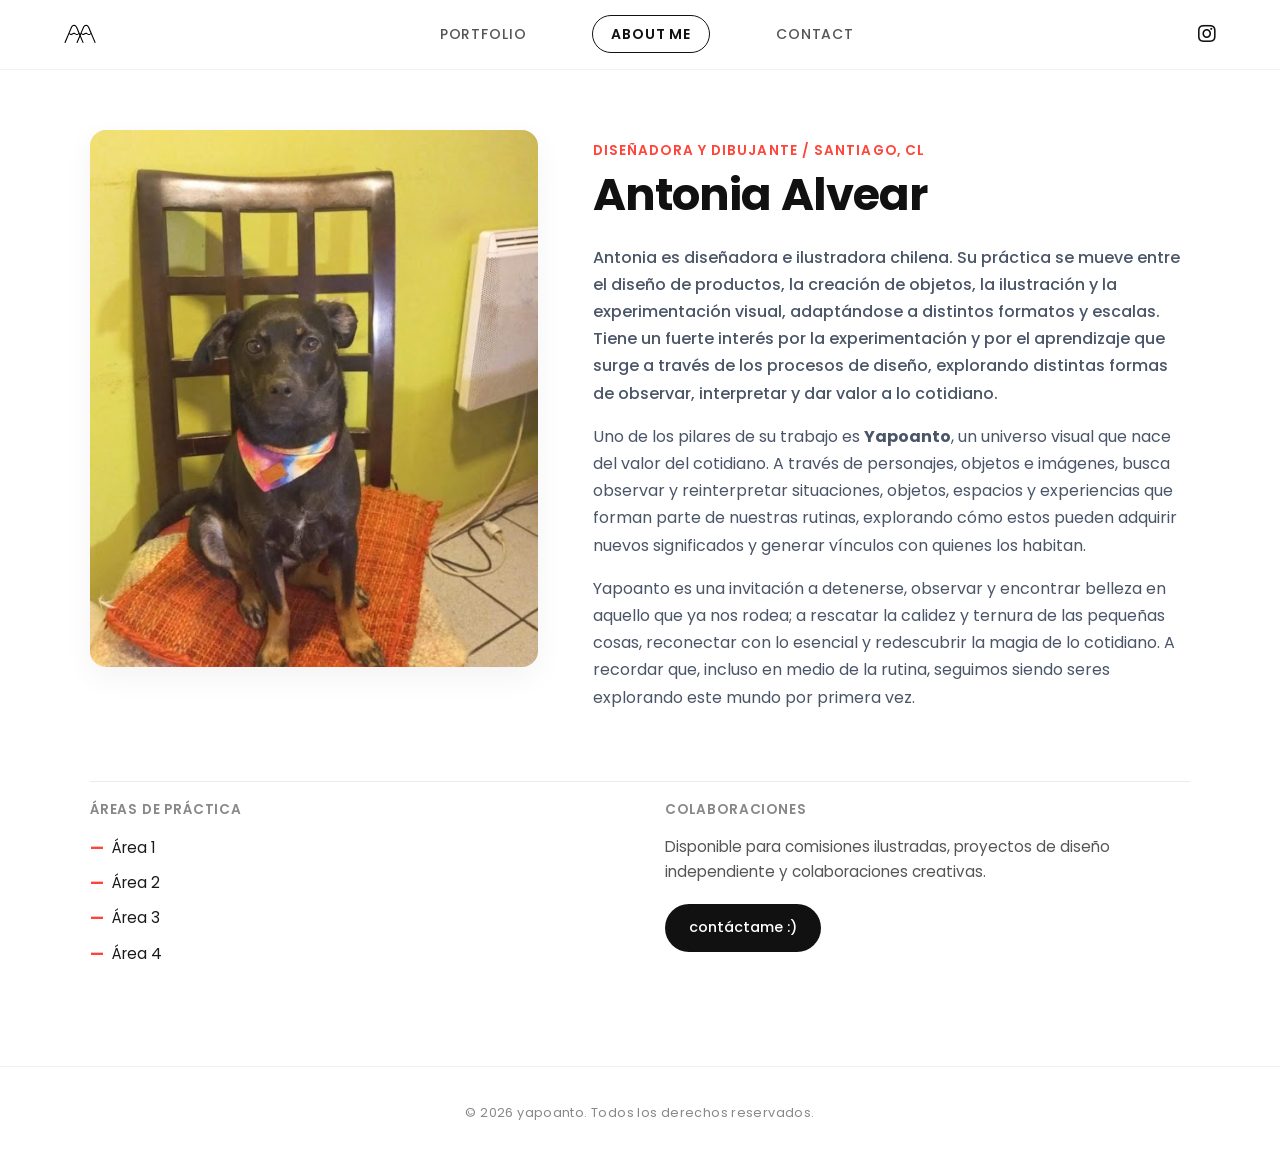
<file: about/index.html>
<!DOCTYPE html>
<html lang="es">
  <head>
    <meta charset="UTF-8" />
    <meta name="viewport" content="width=device-width, initial-scale=1.0" />
    <title>About Me - yapoanto / Antonia Alvear</title>
    <link rel="stylesheet" href="../style.css" />
    <link rel="stylesheet" href="https://cdnjs.cloudflare.com/ajax/libs/font-awesome/5.15.2/css/all.min.css" />
  </head>

  <body id="about-page">
    <!-- Navegación -->
    <nav>
      <div class="navbar">
      <div class="logo"><a href="../"><img src="../images/aa.svg" alt="AA Logo" class="nav-logo-svg"/></a></div>        
        <ul class="menu">
          <li><a href="../portfolio/">PORTFOLIO</a></li>
          <li><a href="./" class="nav-active-pill">ABOUT ME</a></li>
          <li><a href="../contacto/">CONTACT</a></li>
          <div class="cancel-btn"><i class="fas fa-times"></i></div>
        </ul>
        <div class="media-icons">
          <a href="#"><i class="fab fa-instagram"></i></a>
        </div>
      </div>
      <div class="menu-btn"><i class="fas fa-bars"></i></div>
    </nav>

    <!-- Contenido Principal About -->
    <main class="about-editorial">
      
      <!-- Fila 1: Presentación & Retrato -->
      <section class="about-hero-grid">
        <div class="about-portrait-col">
          <figure class="portrait-wrapper">
            <img src="../images/mili.jpg" alt="Antonia Alvear" loading="lazy" />
          </figure>
        </div>

        <div class="about-bio-col">
          <span class="bio-tagline">Diseñadora y Dibujante / Santiago, CL</span>
          <h2>Antonia Alvear</h2>
          
          <p class="bio-lead">
            Antonia es diseñadora e ilustradora chilena. Su práctica se mueve entre el diseño de productos, la creación de objetos, la ilustración y la experimentación visual, 
            adaptándose a distintos formatos y escalas. Tiene un fuerte interés por la experimentación y por el aprendizaje que surge a través de los procesos de diseño,
            explorando distintas formas de observar, interpretar y dar valor a lo cotidiano.
          </p>
          <p>
            Uno de los pilares de su trabajo es <b>Yapoanto</b>, un universo visual que nace del valor del cotidiano. A través de personajes, objetos e imágenes, busca observar y reinterpretar 
            situaciones, objetos, espacios y experiencias que forman parte de nuestras rutinas, explorando cómo estos pueden adquirir nuevos significados y generar vínculos con quienes los habitan.
          </p>
          <p>
            Yapoanto es una invitación a detenerse, observar y encontrar belleza en aquello que ya nos rodea; a rescatar la calidez y ternura de las pequeñas cosas, reconectar con lo esencial 
            y redescubrir la magia de lo cotidiano. A recordar que, incluso en medio de la rutina, seguimos siendo seres explorando este mundo por primera vez.
          </p>
        </div>
      </section>

      <!-- Fila 3: Capacidades & Llamado a la Acción -->
      <section class="about-capabilities-grid">
        <div class="capabilities-block">
          <h4> Áreas de Práctica</h4>
          <ul class="capability-list">
            <li>Área 1</li>
            <li>Área 2</li>
            <li>Área 3</li>
            <li>Área 4</li>
          </ul>
        </div>

        <div class="cta-contact-block">
          <h4>Colaboraciones</h4>
          <p>Disponible para comisiones ilustradas, proyectos de diseño independiente y colaboraciones creativas.</p>
          <a href="../contacto/" class="btn-about-contact">contáctame :)</a>
        </div>
      </section>

    </main>

    <!-- Footer -->
    <footer>
      <div class="text">
        <span>© 2026 yapoanto. Todos los derechos reservados.</span>
      </div>
    </footer>

    <script src="../script.js"></script>
  </body>
</html>
</file>
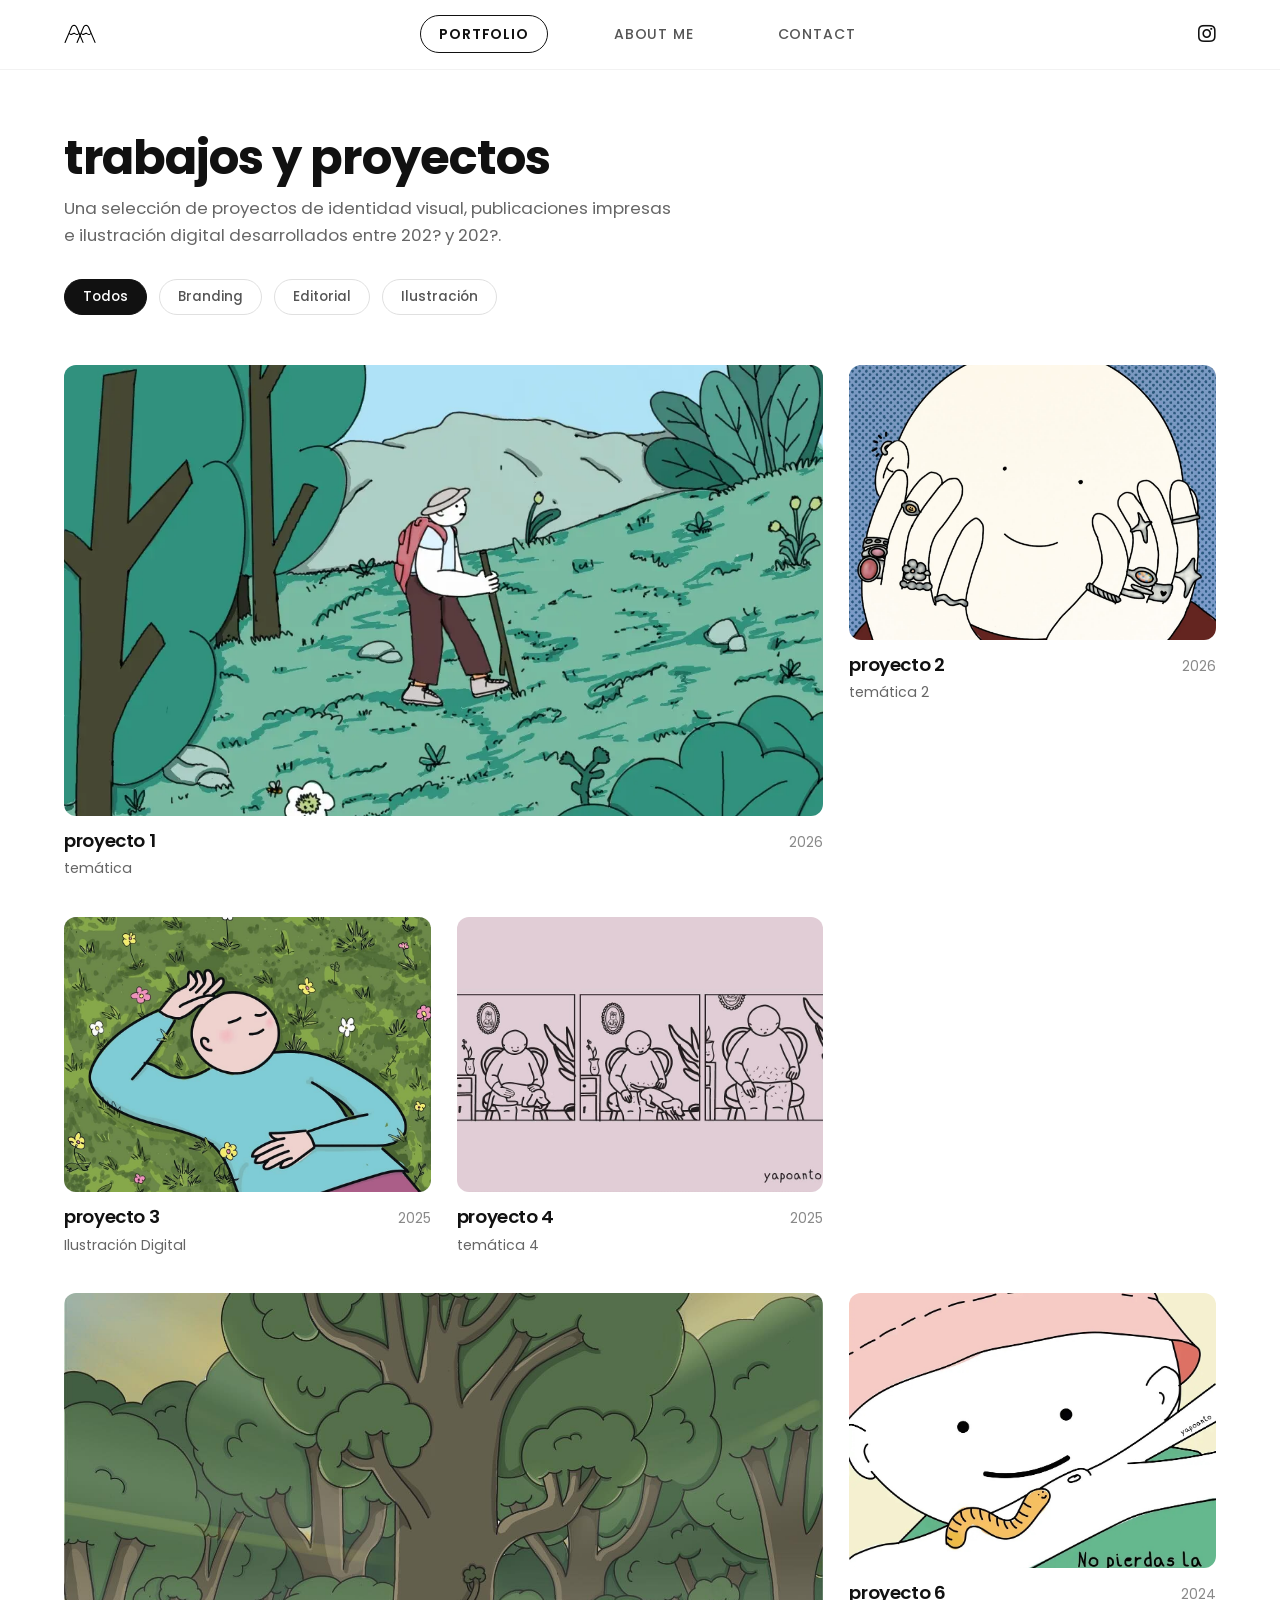
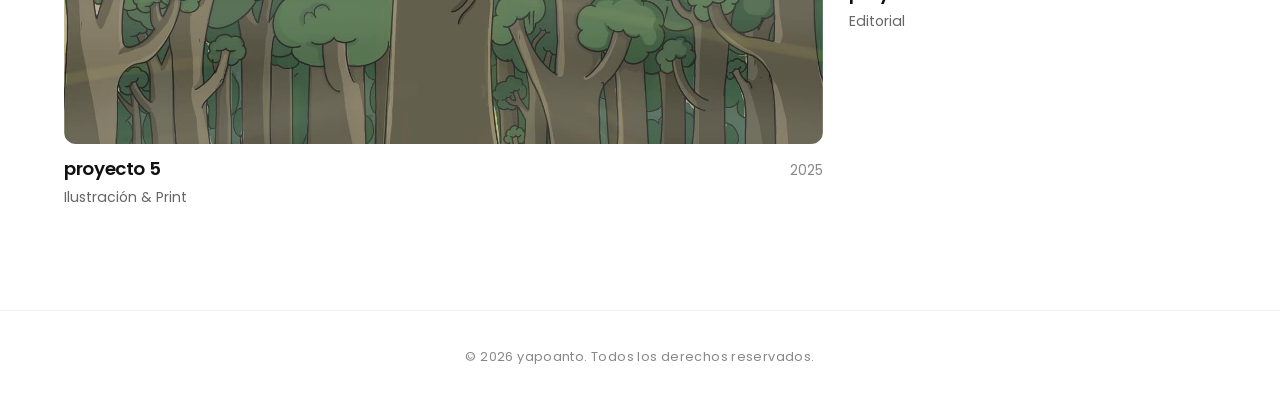
<file: portfolio/index.html>
<!DOCTYPE html>
<html lang="es">
  <head>
    <meta charset="UTF-8" />
    <meta name="viewport" content="width=device-width, initial-scale=1.0" />
    <title>Portfolio - yapoanto / Antonia Alvear</title>
    <link rel="stylesheet" href="../style.css" />
    <link rel="stylesheet" href="https://cdnjs.cloudflare.com/ajax/libs/font-awesome/5.15.2/css/all.min.css" />
  </head>

  <body id="portfolio-page">
    <!-- Navegación -->
    <nav>
      <div class="navbar">
      <div class="logo"><a href="../"><img src="../images/aa.svg" alt="AA Logo" class="nav-logo-svg"/></a></div>        
        <ul class="menu">
          <li><a href="./" class="nav-active-pill">PORTFOLIO</a></li>
          <li><a href="../about/">ABOUT ME</a></li>
          <li><a href="../contacto/">CONTACT</a></li>
          <div class="cancel-btn"><i class="fas fa-times"></i></div>
        </ul>
        <div class="media-icons">
          <a href="#"><i class="fab fa-instagram"></i></a>
        </div>
      </div>
      <div class="menu-btn"><i class="fas fa-bars"></i></div>
    </nav>

    <!-- Contenedor Principal de Trabajos -->
    <main class="portfolio-view">
      
      <!-- Encabezado de la página -->
      <header class="portfolio-intro">
        <h2>trabajos y proyectos</h2>
        <p>Una selección de proyectos de identidad visual, publicaciones 
          impresas e ilustración digital desarrollados entre 202? y 202?.</p>
        
        <!-- Filtros interactivos -->
        <div class="filter-bar">
          <button class="filter-btn active" data-filter="all">Todos</button>
          <button class="filter-btn" data-filter="branding">Branding</button>
          <button class="filter-btn" data-filter="editorial">Editorial</button>
          <button class="filter-btn" data-filter="ilustracion">Ilustración</button>
        </div>
      </header>

      <!-- Grilla Curada de Proyectos -->
      <section class="projects-masonry-grid">

        <!-- Proyecto 01: Destacado Grande (2 Columnas) -->
        <article class="project-tile tile-wide" data-category="editorial">
          <a href="proyecto1.html" class="tile-link">
            <figure class="tile-media">
              <img src="../images/simple.webp" alt="Revista Experimental" loading="lazy" />
            </figure>
            <div class="tile-caption">
              <div class="caption-head">
                <h4>proyecto 1</h4>
                <span class="caption-year">2026</span>
              </div>
              <p class="caption-tag">temática</p>
            </div>
          </a>
        </article>

        <!-- Proyecto 02: Formato estándar vertical -->
        <article class="project-tile" data-category="branding">
          <a href="proyecto2.html" class="tile-link">
            <figure class="tile-media">
              <img src="../images/anillos.jpg" alt="Identidad Visual Marca X" loading="lazy" />
            </figure>
            <div class="tile-caption">
              <div class="caption-head">
                <h4>proyecto 2</h4>
                <span class="caption-year">2026</span>
              </div>
              <p class="caption-tag">temática 2</p>
            </div>
          </a>
        </article>

        <!-- Proyecto 03: Formato estándar vertical -->
        <article class="project-tile" data-category="ilustracion">
          <a href="proyecto3.html" class="tile-link">
            <figure class="tile-media">
              <img src="../images/descanso.jpg" alt="Serie Botánica" loading="lazy" />
            </figure>
            <div class="tile-caption">
              <div class="caption-head">
                <h4>proyecto 3</h4>
                <span class="caption-year">2025</span>
              </div>
              <p class="caption-tag">Ilustración Digital</p>
            </div>
          </a>
        </article>

        <!-- Proyecto 04: Formato estándar vertical -->
        <article class="project-tile" data-category="branding">
          <a href="proyecto4.html" class="tile-link">
            <figure class="tile-media">
              <img src="../images/pelos.jpg" alt="Packaging Café" loading="lazy" />
            </figure>
            <div class="tile-caption">
              <div class="caption-head">
                <h4>proyecto 4</h4>
                <span class="caption-year">2025</span>
              </div>
              <p class="caption-tag">temática 4</p>
            </div>
          </a>
        </article>

        <!-- Proyecto 05: Destacado Grande (2 Columnas) -->
        <article class="project-tile tile-wide" data-category="ilustracion">
          <a href="proyecto5.html" class="tile-link">
            <figure class="tile-media">
              <img src="../images/tree.jpg" alt="Dirección de Arte & Poster" loading="lazy" />
            </figure>
            <div class="tile-caption">
              <div class="caption-head">
                <h4>proyecto 5</h4>
                <span class="caption-year">2025</span>
              </div>
              <p class="caption-tag">Ilustración & Print</p>
            </div>
          </a>
        </article>

        <!-- Proyecto 06: Formato estándar vertical -->
        <article class="project-tile" data-category="editorial">
          <a href="proyecto6.html" class="tile-link">
            <figure class="tile-media">
              <img src="../images/oruga.jpg" alt="Catálogo de Tipografías" loading="lazy" />
            </figure>
            <div class="tile-caption">
              <div class="caption-head">
                <h4>proyecto 6</h4>
                <span class="caption-year">2024</span>
              </div>
              <p class="caption-tag">Editorial</p>
            </div>
          </a>
        </article>

      </section>
    </main>

    <!-- Footer -->
    <footer>
      <div class="text">
        <span>© 2026 yapoanto. Todos los derechos reservados.</span>
      </div>
    </footer>

    <script src="../script.js"></script>
  </body>
</html>
</file>
<file: style.css>
/* ==========================================================================
   1. VARIABLES, TIPOGRAFÍA & CONFIGURACIÓN GLOBAL
   ========================================================================== */
@import url('https://fonts.googleapis.com/css2?family=Poppins:wght@400;500;600;700&display=swap');

:root {
  --font-main: 'Poppins', -apple-system, BlinkMacSystemFont, sans-serif;

  --color-brand: #ff443a;
  --color-heading: #0e2431;
  --color-body: #4a5568;
  --color-bg-light: #ffffff;
  --color-surface: #f4f4f6;
  --color-border: #e2e8f0;
}

* {
  margin: 0;
  padding: 0;
  box-sizing: border-box;
  text-decoration: none;
  scroll-behavior: smooth;
}

body {
  font-family: var(--font-main);
  font-size: 1rem;
  line-height: 1.65;
  color: var(--color-body);
  background-color: var(--color-bg-light);
  -webkit-font-smoothing: antialiased;
}

/* Barra de desplazamiento */
::-webkit-scrollbar {
  width: 8px;
}
::-webkit-scrollbar-track {
  background: #f1f1f1;
}
::-webkit-scrollbar-thumb {
  background: #ff8a83;
  border-radius: 8px;
}
::-webkit-scrollbar-thumb:hover {
  background: var(--color-brand);
}

/* ==========================================================================
   2. ESCALA TIPOGRÁFICA UNIVERSAL (H1 - H6 & CUERPO)
   ========================================================================== */
h1, h2, h3, h4, h5, h6 {
  color: var(--color-heading);
  font-weight: 600;
  line-height: 1.15;
  letter-spacing: -0.02em;
}

h1 {
  font-size: clamp(3.5rem, 9.5vw, 7.5rem);
  font-weight: 500;
  line-height: 0.95;
  letter-spacing: -0.03em;
  text-transform: lowercase;
}

h2 {
  font-size: clamp(1.8rem, 4vw, 2.5rem);
  font-weight: 600;
}

h3 {
  font-size: clamp(1.3rem, 2.5vw, 1.75rem);
  font-weight: 600;
}

h4 {
  font-size: clamp(1.05rem, 1.5vw, 1.25rem);
  font-weight: 500;
}

h5 {
  font-size: 0.88rem;
  font-weight: 500;
  color: rgba(255, 255, 255, 0.8);
}

h6 {
  font-size: 0.75rem;
  font-weight: 600;
  text-transform: uppercase;
  letter-spacing: 0.08em;
  color: #8a93a0;
}

p {
  font-size: 1rem;
  line-height: 1.7;
  margin-bottom: 1rem;
}

p:last-child {
  margin-bottom: 0;
}

small {
  font-size: 0.85rem;
  color: #718096;
}

/* ==========================================================================
   3. NAVEGACIÓN
   ========================================================================== */
nav {
  position: fixed;
  top: 0;
  left: 0;
  width: 100%;
  padding: 18px 0;
  z-index: 998;
  background: rgba(255, 255, 255, 0.92);
  backdrop-filter: blur(12px);
  -webkit-backdrop-filter: blur(12px);
  border-bottom: 1px solid rgba(0, 0, 0, 0.05);
  transition: all 0.3s ease;
}

nav.sticky {
  padding: 12px 0;
  background: rgba(255, 255, 255, 0.98);
  box-shadow: 0 4px 20px rgba(0, 0, 0, 0.04);
}

nav .navbar {
  width: 90%;
  max-width: 1280px;
  display: flex;
  justify-content: space-between;
  align-items: center;
  margin: auto;
}

nav .navbar .logo a {
  font-size: 28px;
  font-weight: 700;
  color: #111111;
  letter-spacing: -0.5px;
  transition: color 0.25s ease;
}

nav .navbar .logo a:hover {
  color: var(--color-brand);
}

.nav-logo-svg {
  height: 28px;
  width: auto;
  display: block;
  transition: transform 0.25s ease, opacity 0.25s ease;
}

nav .navbar .logo a:hover .nav-logo-svg {
  transform: scale(1.04);
  opacity: 0.75;
}

nav .navbar .menu {
  display: flex;
  align-items: center;
  list-style: none;
  gap: 48px;
}

.navbar .menu a {
  font-size: 14px;
  font-weight: 500;
  color: #555555;
  padding: 8px 18px;
  border-radius: 30px;
  letter-spacing: 0.06em;
  transition: all 0.25s ease;
}

.navbar .menu a:hover {
  color: #111111;
}

.navbar .menu a.nav-active-pill {
  color: #111111;
  border: 1.5px solid #111111;
  background: transparent;
  font-weight: 600;
}

.navbar .media-icons a {
  color: #111111;
  font-size: 20px;
  transition: color 0.25s ease;
}

.navbar .media-icons a:hover {
  color: var(--color-brand);
}

.menu-btn,
.cancel-btn {
  display: none;
  font-size: 22px;
  cursor: pointer;
  color: #111111;
}
/* ==========================================================================
   4. HERO / PORTADA (HOME)
   ========================================================================== */
.home {
  min-height: 90vh;
  width: 100%;
  background-color: #ffffff;
  display: flex;
  flex-direction: column;
  justify-content: center;
  align-items: center;
  position: relative;
  padding: 90px 24px 120px 24px;
}

/* Oculta visualmente el texto duplicado, pero lo conserva para Google (SEO) */
.hero-brand {
  position: absolute;
  width: 1px;
  height: 1px;
  overflow: hidden;
  clip: rect(0, 0, 0, 0);
  white-space: nowrap;
}

.hero-animation-wrapper {
  width: 100%;
  max-width: 980px;
  margin: 0 auto;
  pointer-events: none;
  animation: smoothFadeIn 1.1s cubic-bezier(0.16, 1, 0.3, 1) forwards;
}

.hero-doodle {
  width: 100%;
  height: auto;
  display: block;
  border-radius: 16px; /* Bordes nítidos y limpios, sin difuminado */
}

@keyframes smoothFadeIn {
  from {
    opacity: 0;
    transform: translateY(14px) scale(0.985);
  }
  to {
    opacity: 1;
    transform: translateY(0) scale(1);
  }
}

.brand-title {
  font-size: clamp(55px, 10vw, 130px);
  font-weight: 400;
  color: #111111;
  line-height: 0.9;
  letter-spacing: -2px;
  margin: 0;
  text-transform: lowercase;
  display: block;
  text-align: right;
}

.brand-sub {
  font-size: clamp(18px, 2.4vw, 36px);
  font-weight: 400;
  color: #111111;
  margin-top: 8px;
  letter-spacing: -0.5px;
  display: block;
  text-align: right;
  align-self: flex-end;
}

.hero-scroll-prompt {
  position: absolute;
  bottom: 28px;
  left: 0;
  right: 0;
  margin: 0 auto;
  text-align: center;
  display: flex;
  flex-direction: column;
  align-items: center;
  gap: 6px;
  width: 100%;
  opacity: 0;
  animation: smoothFadeIn 0.9s cubic-bezier(0.16, 1, 0.3, 1) 0.35s forwards;
}

.hero-scroll-prompt .role-text {
  font-size: 15px;
  font-weight: 400;
  color: #1a1a1a;
  margin: 0;
}

.hero-scroll-prompt .scroll-link {
  display: inline-flex;
  flex-direction: column;
  align-items: center;
  gap: 6px;
  font-size: 14px;
  color: #555555;
  text-decoration: none;
  transition: color 0.3s ease;
  cursor: pointer;
}

.hero-scroll-prompt .scroll-link:hover {
  color: var(--color-brand);
}

.scroll-arrow {
  font-size: 13px;
  animation: bounceDown 2s infinite ease-in-out;
}

@keyframes bounceDown {
  0%, 20%, 50%, 80%, 100% { transform: translateY(0); }
  40% { transform: translateY(5px); }
  60% { transform: translateY(2px); }
}
/* ==========================================================================
   5. GALERÍA DE PROYECTOS (HOME)
   ========================================================================== */
.gallery {
  padding: 20px 0 100px 0;
  width: 100%;
  background: #ffffff;
}

.gallery-container {
  width: 90%;
  max-width: 1280px;
  margin: 0 auto;
  display: grid;
  grid-template-columns: repeat(auto-fill, minmax(320px, 1fr));
  gap: 24px;
}

.gallery-card {
  position: relative;
  aspect-ratio: 3 / 4;
  overflow: hidden;
  border-radius: 14px;
  cursor: pointer;
  background-color: #b0b0b0;
  box-shadow: 0 4px 15px rgba(0, 0, 0, 0.04);
}

.gallery-card-link {
  display: block;
  width: 100%;
  height: 100%;
  color: inherit;
  text-decoration: none;
  position: relative;
}

.gallery-card img {
  width: 100%;
  height: 100%;
  object-fit: cover;
  display: block;
  transition: transform 0.5s cubic-bezier(0.16, 1, 0.3, 1);
}

.gallery-card:hover img {
  transform: scale(1.03);
}

.card-overlay {
  position: absolute;
  inset: 0;
  display: flex;
  flex-direction: column;
  justify-content: flex-end;
  padding: 22px;
  background: linear-gradient(180deg, transparent 40%, rgba(14, 36, 49, 0.88) 100%);
  opacity: 0;
  transition: opacity 0.3s ease;
}

.gallery-card:hover .card-overlay {
  opacity: 1;
}

.card-overlay h4 {
  color: #ffffff;
  margin-bottom: 2px;
  transform: translateY(8px);
  transition: transform 0.3s ease;
}

.card-overlay h5 {
  transform: translateY(8px);
  transition: transform 0.3s ease 0.05s;
}

.gallery-card:hover .card-overlay h4,
.gallery-card:hover .card-overlay h5 {
  transform: translateY(0);
}

/* Efecto Focus Mode en Galería */
.gallery-container:hover .gallery-card:not(:hover) {
  opacity: 0.45;
  transform: scale(0.98);
  transition: all 0.35s ease;
}

.gallery-card {
  transition: transform 0.4s ease, opacity 0.35s ease;
}

/* ==========================================================================
   6. LIGHTBOX / VISOR MODAL
   ========================================================================== */
.lightbox {
  position: fixed;
  inset: 0;
  background: rgba(14, 36, 49, 0.9);
  backdrop-filter: blur(8px);
  -webkit-backdrop-filter: blur(8px);
  z-index: 9999;
  display: flex;
  align-items: center;
  justify-content: center;
  opacity: 0;
  pointer-events: none;
  transition: opacity 0.3s ease;
  padding: 20px;
}

.lightbox.active {
  opacity: 1;
  pointer-events: auto;
}

.lightbox-content {
  position: relative;
  max-width: 900px;
  width: 100%;
  display: flex;
  flex-direction: column;
  align-items: center;
}

.lightbox-content img {
  max-width: 100%;
  max-height: 75vh;
  border-radius: 6px;
  object-fit: contain;
  box-shadow: 0 10px 30px rgba(0, 0, 0, 0.4);
}

.lightbox-close {
  position: absolute;
  top: -45px;
  right: 0;
  background: transparent;
  border: none;
  color: #ffffff;
  font-size: 26px;
  cursor: pointer;
  padding: 5px;
}

.lightbox-info {
  margin-top: 14px;
  text-align: center;
  color: #ffffff;
}

.lightbox-info h4 {
  color: #ffffff;
}

.lightbox-info span {
  font-size: 0.9rem;
  color: rgba(255, 255, 255, 0.7);
}

/* ==========================================================================
   7. SECCIÓN ABOUT ME
   ========================================================================== */
.about-editorial {
  width: 90%;
  max-width: 1100px;
  margin: 0 auto;
  padding: 130px 0 100px 0;
  display: flex;
  flex-direction: column;
  gap: 70px;
}

.about-hero-grid {
  display: grid;
  grid-template-columns: 0.9fr 1.2fr;
  gap: 55px;
  align-items: start;
}

.about-portrait-col {
  display: flex;
  flex-direction: column;
  gap: 12px;
}

.portrait-wrapper {
  width: 100%;
  aspect-ratio: 4 / 4.8;
  border-radius: 16px;
  overflow: hidden;
  background-color: var(--color-surface);
  box-shadow: 0 10px 30px rgba(0, 0, 0, 0.05);
}

.portrait-wrapper img {
  width: 100%;
  height: 100%;
  object-fit: cover;
  display: block;
}

.portrait-caption {
  font-size: 0.8rem;
  color: #888888;
  font-style: italic;
  padding-left: 4px;
}

.about-bio-col {
  display: flex;
  flex-direction: column;
  padding-top: 10px;
}

.bio-tagline {
  font-size: 0.85rem;
  font-weight: 600;
  text-transform: uppercase;
  letter-spacing: 0.08em;
  color: var(--color-brand);
  margin-bottom: 8px;
}

.about-bio-col h2 {
  font-size: clamp(2.2rem, 3.5vw, 3rem);
  font-weight: 700;
  color: #111111;
  letter-spacing: -0.02em;
  line-height: 1.1;
  margin-bottom: 24px;
}

.bio-lead {
  font-size: 1.15rem;
  font-weight: 500;
  line-height: 1.6;
  color: #1a1a1a;
  margin-bottom: 16px;
}

.about-bio-col p {
  font-size: 1rem;
  line-height: 1.7;
  color: #4a5568;
}

.yapoanto-statement-card {
  background-color: #faf9f6;
  border-left: 3px solid var(--color-brand);
  border-radius: 4px 14px 14px 4px;
  padding: 40px 45px;
}

.statement-header {
  display: flex;
  align-items: center;
  gap: 14px;
  margin-bottom: 14px;
}

.statement-badge {
  font-size: 0.75rem;
  font-weight: 600;
  text-transform: uppercase;
  background: #ffffff;
  padding: 4px 10px;
  border-radius: 20px;
  border: 1px solid #e2e2e2;
  color: #555555;
}

.statement-header h3 {
  font-size: 1.25rem;
  font-weight: 600;
  color: #111111;
  margin: 0;
}

.yapoanto-statement-card blockquote {
  font-size: 1.1rem;
  font-style: italic;
  line-height: 1.7;
  color: #2d3748;
  margin: 0;
}

.about-capabilities-grid {
  display: grid;
  grid-template-columns: 1fr 1fr;
  gap: 50px;
  padding-top: 20px;
  border-top: 1px solid #ebebeb;
}

.capabilities-block h4,
.cta-contact-block h4 {
  font-size: 0.85rem;
  font-weight: 600;
  text-transform: uppercase;
  letter-spacing: 0.06em;
  color: #888888;
  margin-bottom: 18px;
}

.capability-list {
  list-style: none;
  padding: 0;
  display: flex;
  flex-direction: column;
  gap: 10px;
}

.capability-list li {
  font-size: 0.95rem;
  color: #1a1a1a;
  display: flex;
  align-items: center;
  gap: 8px;
}

.capability-list li::before {
  content: '—';
  color: var(--color-brand);
  font-weight: 700;
}

.cta-contact-block p {
  font-size: 0.95rem;
  line-height: 1.6;
  color: #555555;
  margin-bottom: 20px;
}

.btn-about-contact {
  display: inline-block;
  background-color: #111111;
  color: #ffffff;
  padding: 12px 24px;
  font-size: 0.9rem;
  font-weight: 500;
  border-radius: 30px;
  transition: all 0.25s ease;
  text-decoration: none;
}

.btn-about-contact:hover {
  background-color: var(--color-brand);
  transform: translateY(-2px);
}

/* ==========================================================================
   8. PÁGINA PORTFOLIO / WORK (FEED CRONOLÓGICO)
   ========================================================================== */
.portfolio-feed {
  width: 90%;
  max-width: 1300px;
  margin: 0 auto;
  padding: 130px 0 100px 0;
  display: flex;
  flex-direction: column;
  gap: 120px;
}

.project-entry {
  display: flex;
  flex-direction: column;
  gap: 24px;
}

.entry-header-grid {
  display: grid;
  grid-template-columns: 1fr 1.35fr;
  gap: 40px;
  align-items: flex-start;
}

.entry-info {
  display: flex;
  flex-direction: column;
  padding-top: 10px;
}

.entry-info h2 {
  font-size: clamp(2rem, 3.2vw, 2.8rem);
  font-weight: 700;
  color: #111111;
  line-height: 1.1;
  margin-bottom: 6px;
}

.entry-info .project-year {
  display: block;
  font-size: 1.15rem;
  font-weight: 400;
  color: #333333;
  margin-bottom: 12px;
}

.entry-info .project-discipline {
  font-size: 0.95rem;
  font-weight: 500;
  color: var(--color-brand);
  margin-bottom: 24px;
  text-transform: uppercase;
  letter-spacing: 0.04em;
}

.entry-info .project-desc {
  font-size: 1.05rem;
  line-height: 1.6;
  color: #444444;
  max-width: 440px;
  margin-bottom: 28px;
}

.project-tags {
  display: flex;
  flex-wrap: wrap;
  gap: 8px;
  list-style: none;
  padding: 0;
}

.project-tags li {
  font-size: 0.8rem;
  background-color: #f0f0f2;
  color: #555555;
  padding: 4px 12px;
  border-radius: 20px;
}

.entry-hero-media {
  width: 100%;
  aspect-ratio: 16 / 11;
  background-color: #b0b0b0;
  border-radius: 14px;
  overflow: hidden;
}

.entry-hero-media img {
  width: 100%;
  height: 100%;
  object-fit: cover;
  display: block;
}

.entry-process-grid {
  display: grid;
  grid-template-columns: repeat(3, 1fr);
  gap: 24px;
}

.process-item {
  width: 100%;
  aspect-ratio: 4 / 4.8;
  background-color: #b0b0b0;
  border-radius: 14px;
  overflow: hidden;
}

.process-item img {
  width: 100%;
  height: 100%;
  object-fit: cover;
  display: block;
  transition: transform 0.4s ease;
}

.process-item:hover img {
  transform: scale(1.03);
}

/* ==========================================================================
   9. PÁGINA PORTFOLIO / WORK (GRILLA CON FILTROS)
   ========================================================================== */
.portfolio-view {
  width: 90%;
  max-width: 1280px;
  margin: 0 auto;
  padding: 130px 0 100px 0;
}

.portfolio-intro {
  margin-bottom: 50px;
}

.portfolio-intro h2 {
  font-size: clamp(2rem, 4vw, 3rem);
  font-weight: 700;
  color: #111111;
  letter-spacing: -0.02em;
  margin-bottom: 10px;
}

.portfolio-intro p {
  font-size: 1.05rem;
  color: #666666;
  max-width: 620px;
  margin-bottom: 30px;
  line-height: 1.6;
}

.filter-bar {
  display: flex;
  gap: 12px;
  flex-wrap: wrap;
}

.filter-btn {
  background: transparent;
  border: 1px solid #e0e0e0;
  padding: 7px 18px;
  border-radius: 25px;
  font-family: var(--font-main);
  font-size: 0.85rem;
  font-weight: 500;
  color: #555555;
  cursor: pointer;
  transition: all 0.25s ease;
}

.filter-btn:hover {
  border-color: #111111;
  color: #111111;
}

.filter-btn.active {
  background: #111111;
  border-color: #111111;
  color: #ffffff;
}

.projects-masonry-grid {
  display: grid;
  grid-template-columns: repeat(3, 1fr);
  gap: 36px 26px;
}

.project-tile {
  display: flex;
  flex-direction: column;
  transition: opacity 0.3s ease, transform 0.3s ease;
}

.project-tile.tile-wide {
  grid-column: span 2;
}

.tile-link {
  display: flex;
  flex-direction: column;
  text-decoration: none;
  color: inherit;
  width: 100%;
}

.tile-media {
  width: 100%;
  aspect-ratio: 4 / 3;
  border-radius: 12px;
  overflow: hidden;
  background-color: #b0b0b0;
  margin-bottom: 14px;
}

.tile-wide .tile-media {
  aspect-ratio: 16 / 9.5;
}

.tile-media img {
  width: 100%;
  height: 100%;
  object-fit: cover;
  display: block;
  transition: transform 0.5s cubic-bezier(0.16, 1, 0.3, 1);
}

.tile-link:hover .tile-media img {
  transform: scale(1.03);
}

.tile-caption {
  display: flex;
  flex-direction: column;
  gap: 3px;
}

.caption-head {
  display: flex;
  justify-content: space-between;
  align-items: baseline;
  gap: 12px;
}

.caption-head h4 {
  font-size: 1.15rem;
  font-weight: 600;
  color: #111111;
  margin: 0;
  transition: color 0.2s ease;
}

.tile-link:hover .caption-head h4 {
  color: var(--color-brand);
}

.caption-year {
  font-size: 0.85rem;
  color: #888888;
  font-weight: 400;
}

.caption-tag {
  font-size: 0.88rem;
  color: #666666;
  margin: 0;
}

/* ==========================================================================
   10. PÁGINA CONTACTO (NOTEBOOK)
   ========================================================================== */
#contact-page {
  background-color: #f6f3ed;
  background-image: radial-gradient(#e3ded4 1.2px, transparent 1.2px);
  background-size: 20px 20px;
  min-height: 100vh;
  display: flex;
  flex-direction: column;
}

.contact-desk {
  flex: 1;
  display: flex;
  justify-content: center;
  align-items: center;
  padding: 120px 20px 60px 20px;
}

.desk-canvas {
  width: 100%;
  max-width: 1050px;
  display: flex;
  align-items: center;
  justify-content: center;
  gap: 25px;
  position: relative;
}

.notebook-sheet {
  background: #fffdf9;
  border: 2px solid #222222;
  border-radius: 16px;
  width: 100%;
  max-width: 480px;
  padding: 40px 35px 35px 55px;
  position: relative;
  box-shadow: 8px 10px 0px rgba(0, 0, 0, 0.12);
  z-index: 2;
}

.notebook-holes {
  position: absolute;
  top: 30px;
  bottom: 30px;
  left: 18px;
  display: flex;
  flex-direction: column;
  justify-content: space-between;
}

.notebook-holes span {
  width: 13px;
  height: 13px;
  border-radius: 50%;
  background: #f6f3ed;
  border: 2px solid #222222;
}

.notebook-header {
  margin-bottom: 22px;
  font-size: 1.05rem;
}

.notebook-header .to-label {
  font-weight: 600;
  color: var(--color-brand);
  margin-right: 6px;
}

.notebook-header .to-email {
  color: #222222;
  font-weight: 500;
  text-decoration: underline;
  text-decoration-thickness: 1.5px;
}

.notebook-form {
  display: flex;
  flex-direction: column;
  gap: 18px;
}

.input-line {
  display: flex;
  flex-direction: column;
  border-bottom: 2px solid #222222;
  padding-bottom: 4px;
}

.input-line label {
  font-size: 0.8rem;
  font-weight: 600;
  color: #777777;
  text-transform: lowercase;
  margin-bottom: 2px;
}

.input-line input,
.input-line textarea {
  border: none;
  background: transparent;
  outline: none;
  font-family: var(--font-main);
  font-size: 1rem;
  color: #111111;
  width: 100%;
  resize: none;
}

.input-line input::placeholder,
.input-line textarea::placeholder {
  color: #bbbbbb;
  font-style: italic;
  font-size: 0.9rem;
}

.btn-notebook-send {
  margin-top: 15px;
  background-color: #222222;
  color: #ffffff;
  font-family: var(--font-main);
  font-size: 0.95rem;
  font-weight: 600;
  letter-spacing: 0.05em;
  padding: 12px 0;
  border-radius: 30px;
  border: none;
  cursor: pointer;
  transition: transform 0.2s ease, background-color 0.2s ease;
}

.btn-notebook-send:hover {
  background-color: var(--color-brand);
  transform: translateY(-2px);
}

.desk-note {
  background: #ffffff;
  border: 2px solid #222222;
  padding: 22px 18px;
  border-radius: 12px;
  width: 210px;
  box-shadow: 4px 6px 0px rgba(0, 0, 0, 0.08);
  text-align: center;
}

.desk-note h4 {
  font-size: 1.05rem;
  margin-bottom: 6px;
  color: #222222;
}

.desk-note p {
  font-size: 0.82rem;
  line-height: 1.45;
  color: #555555;
  margin-bottom: 0;
}

.note-left {
  transform: rotate(-7deg);
}

.note-right {
  transform: rotate(6deg);
}

.envelope-badge,
.pin-clip {
  font-size: 24px;
  margin-bottom: 10px;
  color: var(--color-brand);
}

/* ==========================================================================
   11. FOOTER & BOTÓN SCROLL
   ========================================================================== */
footer {
  background: var(--color-bg-light);
  border-top: 1px solid rgba(0, 0, 0, 0.06);
  padding: 32px 0;
  text-align: center;
  width: 100%;
}

footer .text span {
  font-size: 0.8rem;
  color: #888888;
  font-weight: 400;
  letter-spacing: 0.03em;
}

.scroll-button a {
  position: fixed;
  bottom: 25px;
  right: 25px;
  color: #111111;
  background: #ffffff;
  border: 1px solid rgba(0, 0, 0, 0.1);
  padding: 8px 12px;
  font-size: 14px;
  border-radius: 50%;
  display: none;
  z-index: 99;
  box-shadow: 0 4px 15px rgba(0, 0, 0, 0.05);
  transition: all 0.25s ease;
}

.scroll-button a:hover {
  background: #111111;
  color: #ffffff;
  border-color: #111111;
  transform: translateY(-2px);
}

/* ==========================================================================
   12. MEDIA QUERIES CONSOLIDADAS
   ========================================================================== */
@media (max-width: 900px) {
  .projects-masonry-grid {
    grid-template-columns: repeat(2, 1fr);
    gap: 28px 20px;
  }

  .project-tile.tile-wide {
    grid-column: span 2;
  }
}

@media (max-width: 860px) {
  .portfolio-feed {
    padding: 110px 0 60px 0;
    gap: 70px;
  }

  .entry-header-grid {
    grid-template-columns: 1fr;
    gap: 25px;
  }

  .entry-hero-media {
    aspect-ratio: 4 / 3;
  }

  .entry-process-grid {
    grid-template-columns: 1fr;
    gap: 16px;
  }

  .process-item {
    aspect-ratio: 16 / 10;
  }

  .about-editorial {
    padding-top: 110px;
    gap: 45px;
  }

  .about-hero-grid {
    grid-template-columns: 1fr;
    gap: 35px;
  }

  .portrait-wrapper {
    max-width: 340px;
    margin: 0 auto;
  }

  .portrait-caption {
    text-align: center;
  }

  .yapoanto-statement-card {
    padding: 30px 24px;
  }

  .about-capabilities-grid {
    grid-template-columns: 1fr;
    gap: 35px;
  }

  .desk-canvas {
    flex-direction: column;
    gap: 20px;
  }

  .desk-note {
    width: 100%;
    max-width: 480px;
    transform: none;
  }

  .notebook-sheet {
    padding: 30px 20px 25px 45px;
  }
}

@media (max-width: 768px) {
  /* 1. Navbar móvil */
  nav {
    padding: 14px 0;
  }

  nav .navbar {
    width: 90%;
    display: flex;
    justify-content: space-between;
    align-items: center;
    position: relative;
  }

  nav .navbar .logo a,
  .nav-logo-svg {
    height: 24px;
    font-size: 22px;
  }

  .menu-btn {
    display: flex;
    align-items: center;
    justify-content: center;
    font-size: 22px;
    cursor: pointer;
    color: #111111;
    background: transparent;
    border: none;
    order: 2;
    margin-left: auto;
    padding: 6px;
  }

  nav .navbar .menu {
    position: fixed;
    top: 0;
    left: -100%;
    background: #ffffff;
    height: 100vh;
    max-width: 300px;
    width: 80%;
    padding: 80px 28px;
    flex-direction: column;
    align-items: flex-start;
    gap: 20px;
    box-shadow: 10px 0 30px rgba(0, 0, 0, 0.08);
    transition: left 0.35s ease;
    z-index: 1000;
  }

  .navbar.active .menu {
    left: 0;
  }

  nav .navbar .menu a {
    font-size: 18px;
    color: #111111;
    padding: 8px 16px;
    display: block;
    width: 100%;
  }

  .navbar .menu .cancel-btn {
    display: block;
    position: absolute;
    top: 20px;
    right: 20px;
    font-size: 22px;
    color: #111111;
    cursor: pointer;
  }

  .navbar .media-icons {
    display: none;
  }

  /* 2. Compensación de padding superior para evitar títulos tapados */
  .home {
    padding-top: 110px;
    min-height: 85vh;
  }

  .portfolio-view {
    padding-top: 110px;
  }

  .portfolio-intro h2 {
    font-size: 1.85rem;
    line-height: 1.15;
    margin-bottom: 12px;
  }

  .portfolio-intro p {
    font-size: 0.92rem;
    line-height: 1.55;
  }

  .about-editorial {
    padding-top: 110px;
  }

  .about-bio-col h2 {
    font-size: 2rem;
    line-height: 1.15;
  }

  .contact-desk {
    padding-top: 110px;
    padding-bottom: 50px;
  }

  .notebook-sheet {
    padding: 30px 18px 25px 40px;
  }

  /* 3. Grillas a 1 columna */
  .gallery-container {
    grid-template-columns: 1fr;
    gap: 20px;
  }

  .card-overlay {
    opacity: 1;
    background: linear-gradient(180deg, transparent 50%, rgba(14, 36, 49, 0.88) 100%);
  }

  .card-overlay h4,
  .card-overlay h5 {
    transform: translateY(0);
  }
}

@media (max-width: 600px) {
  .projects-masonry-grid {
    grid-template-columns: 1fr;
    gap: 32px;
  }

  .project-tile.tile-wide {
    grid-column: span 1;
  }

  .tile-wide .tile-media {
    aspect-ratio: 4 / 3;
  }
}
</file>
